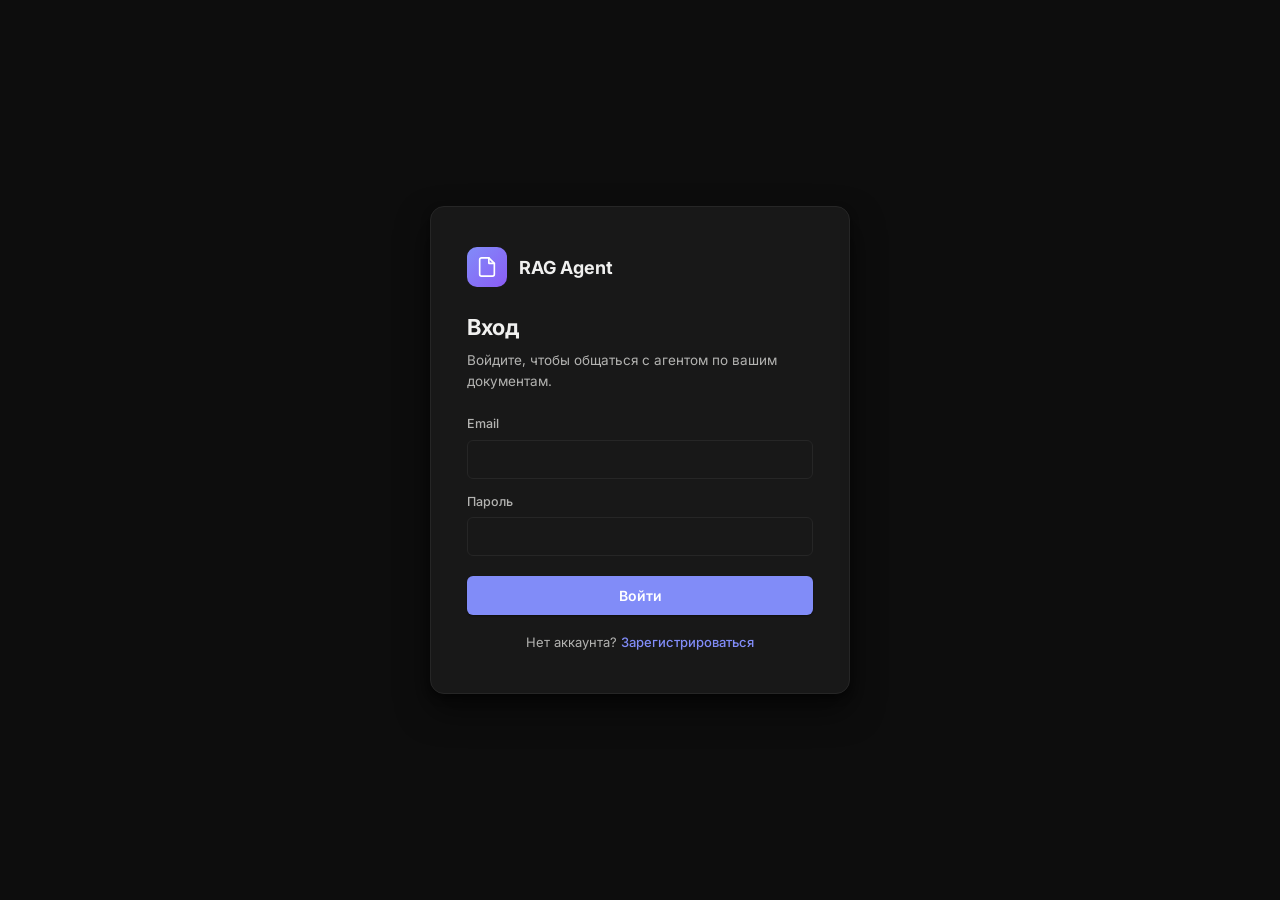
<file: static/login.html>
<!DOCTYPE html>
<html lang="ru">
<head>
    <meta charset="UTF-8">
    <meta name="viewport" content="width=device-width, initial-scale=1.0">
    <title>Вход — RAG Agent</title>
    <link rel="preconnect" href="https://fonts.googleapis.com">
    <link rel="preconnect" href="https://fonts.gstatic.com" crossorigin>
    <link href="https://fonts.googleapis.com/css2?family=Inter:wght@400;500;600;700&display=swap" rel="stylesheet">
    <script src="/static/theme.js"></script>
    <link rel="stylesheet" href="/static/auth.css">
</head>
<body>
    <div class="auth-page">
        <div class="auth-card">
            <div class="auth-logo">
                <div class="logo-icon">
                    <svg viewBox="0 0 24 24" fill="none" stroke="currentColor" stroke-width="1.8" stroke-linecap="round" stroke-linejoin="round"><path d="M14 2H6a2 2 0 0 0-2 2v16a2 2 0 0 0 2 2h12a2 2 0 0 0 2-2V8z"/><polyline points="14 2 14 8 20 8"/></svg>
                </div>
                <h1>RAG Agent</h1>
            </div>

            <h2>Вход</h2>
            <p class="subtitle">Войдите, чтобы общаться с агентом по вашим документам.</p>

            <div id="alert" class="alert error" style="display:none"></div>

            <form id="loginForm" autocomplete="on">
                <div class="field">
                    <label for="email">Email</label>
                    <input type="email" id="email" name="email" autocomplete="username" required spellcheck="false" autocapitalize="off">
                </div>
                <div class="field">
                    <label for="password">Пароль</label>
                    <input type="password" id="password" name="password" autocomplete="current-password" required minlength="1" maxlength="256">
                </div>
                <button type="submit" id="submitBtn" class="btn-primary btn-block">Войти</button>
            </form>

            <div class="auth-footer">
                <span>Нет аккаунта?</span> <a href="/register">Зарегистрироваться</a>
            </div>
        </div>
    </div>

    <script src="/static/auth.js"></script>
</body>
</html>
</file>
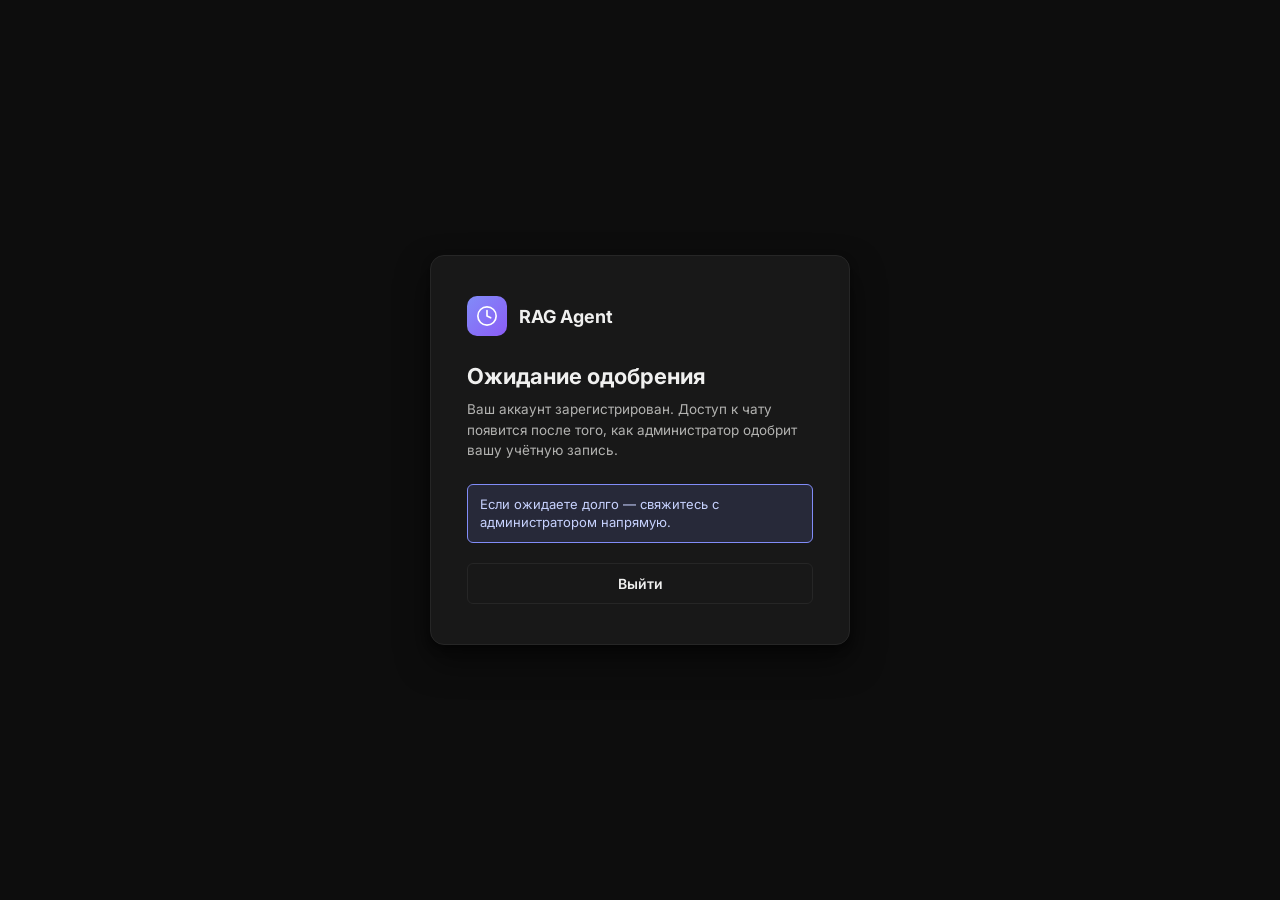
<file: static/pending.html>
<!DOCTYPE html>
<html lang="ru">
<head>
    <meta charset="UTF-8">
    <meta name="viewport" content="width=device-width, initial-scale=1.0">
    <title>Ожидание одобрения — RAG Agent</title>
    <link rel="preconnect" href="https://fonts.googleapis.com">
    <link rel="preconnect" href="https://fonts.gstatic.com" crossorigin>
    <link href="https://fonts.googleapis.com/css2?family=Inter:wght@400;500;600;700&display=swap" rel="stylesheet">
    <script src="/static/theme.js"></script>
    <link rel="stylesheet" href="/static/auth.css">
</head>
<body>
    <div class="auth-page">
        <div class="auth-card">
            <div class="auth-logo">
                <div class="logo-icon">
                    <svg viewBox="0 0 24 24" fill="none" stroke="currentColor" stroke-width="1.8" stroke-linecap="round" stroke-linejoin="round"><circle cx="12" cy="12" r="10"/><polyline points="12 6 12 12 16 14"/></svg>
                </div>
                <h1>RAG Agent</h1>
            </div>

            <h2>Ожидание одобрения</h2>
            <p class="subtitle">Ваш аккаунт зарегистрирован. Доступ к чату появится после того, как администратор одобрит вашу учётную запись.</p>

            <div class="alert info">
                Если ожидаете долго — свяжитесь с администратором напрямую.
            </div>

            <button id="logoutBtn" class="btn-secondary btn-block">Выйти</button>
        </div>
    </div>

    <script src="/static/auth.js"></script>
</body>
</html>
</file>
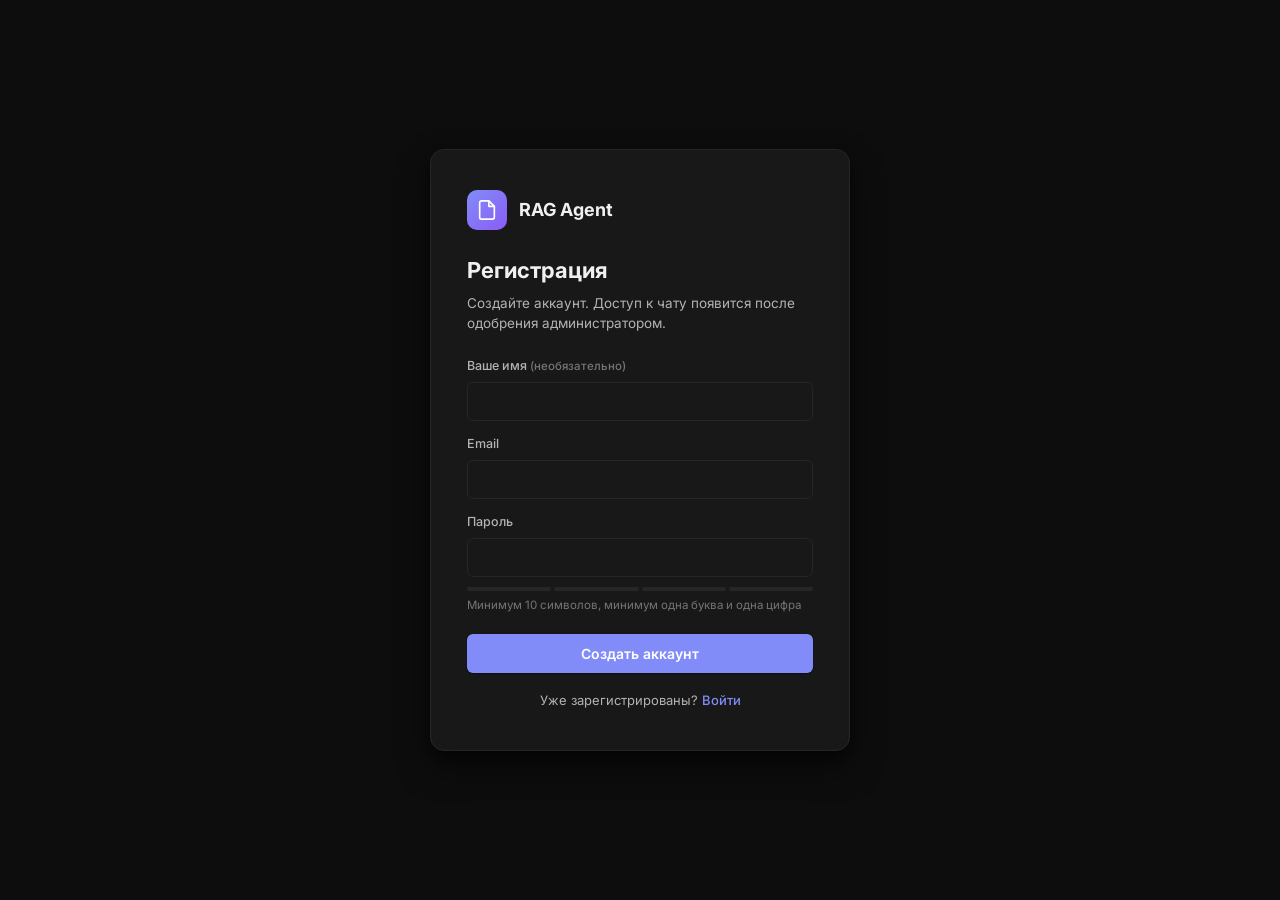
<file: static/register.html>
<!DOCTYPE html>
<html lang="ru">
<head>
    <meta charset="UTF-8">
    <meta name="viewport" content="width=device-width, initial-scale=1.0">
    <title>Регистрация — RAG Agent</title>
    <link rel="preconnect" href="https://fonts.googleapis.com">
    <link rel="preconnect" href="https://fonts.gstatic.com" crossorigin>
    <link href="https://fonts.googleapis.com/css2?family=Inter:wght@400;500;600;700&display=swap" rel="stylesheet">
    <script src="/static/theme.js"></script>
    <link rel="stylesheet" href="/static/auth.css">
</head>
<body>
    <div class="auth-page">
        <div class="auth-card">
            <div class="auth-logo">
                <div class="logo-icon">
                    <svg viewBox="0 0 24 24" fill="none" stroke="currentColor" stroke-width="1.8" stroke-linecap="round" stroke-linejoin="round"><path d="M14 2H6a2 2 0 0 0-2 2v16a2 2 0 0 0 2 2h12a2 2 0 0 0 2-2V8z"/><polyline points="14 2 14 8 20 8"/></svg>
                </div>
                <h1>RAG Agent</h1>
            </div>

            <h2>Регистрация</h2>
            <p class="subtitle">Создайте аккаунт. Доступ к чату появится после одобрения администратором.</p>

            <div id="alert" class="alert error" style="display:none"></div>

            <form id="registerForm" autocomplete="on">
                <div class="field">
                    <label for="display_name">Ваше имя <span class="field-hint">(необязательно)</span></label>
                    <input type="text" id="display_name" name="display_name" autocomplete="name" maxlength="120">
                </div>
                <div class="field">
                    <label for="email">Email</label>
                    <input type="email" id="email" name="email" autocomplete="username" required spellcheck="false" autocapitalize="off">
                </div>
                <div class="field">
                    <label for="password">Пароль</label>
                    <input type="password" id="password" name="password" autocomplete="new-password" required minlength="10" maxlength="256">
                    <div class="password-meter" id="meter"><span></span><span></span><span></span><span></span></div>
                    <div class="field-hint">Минимум 10 символов, минимум одна буква и одна цифра</div>
                </div>
                <button type="submit" id="submitBtn" class="btn-primary btn-block">Создать аккаунт</button>
            </form>

            <div class="auth-footer">
                <span>Уже зарегистрированы?</span> <a href="/login">Войти</a>
            </div>
        </div>
    </div>

    <script src="/static/auth.js"></script>
</body>
</html>
</file>
<file: static/auth.css>
/* Стили для login/register/pending/admin */
@import url("/static/style.css");

.auth-page {
    min-height: 100vh;
    display: flex;
    align-items: center;
    justify-content: center;
    background: var(--bg);
    padding: 24px;
}

.auth-card {
    background: var(--surface);
    border: 1px solid var(--border);
    border-radius: var(--radius-lg);
    padding: 40px 36px;
    width: 100%;
    max-width: 420px;
    box-shadow: var(--shadow-lg);
}

.auth-logo {
    display: flex;
    align-items: center;
    gap: 12px;
    margin-bottom: 24px;
}
.auth-logo .logo-icon {
    width: 40px;
    height: 40px;
    background: linear-gradient(135deg, var(--accent), #8b5cf6);
    color: #fff;
    border-radius: var(--radius);
    display: flex;
    align-items: center;
    justify-content: center;
}
.auth-logo .logo-icon svg { width: 22px; height: 22px; }
.auth-logo h1 {
    font-size: 18px;
    font-weight: 700;
}

.auth-card h2 {
    font-size: 22px;
    font-weight: 700;
    margin-bottom: 6px;
}
.auth-card .subtitle {
    color: var(--text-secondary);
    margin-bottom: 24px;
    line-height: 1.5;
    font-size: 13.5px;
}

.field {
    display: flex;
    flex-direction: column;
    gap: 6px;
    margin-bottom: 14px;
}
.field label {
    font-size: 12.5px;
    font-weight: 500;
    color: var(--text-secondary);
}
.field input {
    background: var(--surface);
    border: 1px solid var(--border);
    border-radius: var(--radius-sm);
    padding: 10px 12px;
    font-size: 14px;
    transition: border-color .15s, box-shadow .15s;
}
.field input:focus {
    outline: none;
    border-color: var(--accent);
    box-shadow: 0 0 0 3px var(--accent-soft);
}
.field-hint {
    font-size: 11.5px;
    color: var(--text-muted);
}

.password-meter {
    display: flex;
    gap: 3px;
    margin-top: 4px;
}
.password-meter span {
    flex: 1;
    height: 4px;
    border-radius: 2px;
    background: var(--border);
    transition: background .15s;
}
.password-meter.s1 span:nth-child(1) { background: var(--error); }
.password-meter.s2 span:nth-child(-n+2) { background: var(--warning); }
.password-meter.s3 span:nth-child(-n+3) { background: var(--accent); }
.password-meter.s4 span { background: var(--success); }

.btn-block {
    width: 100%;
    padding: 11px 16px;
    font-size: 14px;
    font-weight: 600;
    margin-top: 6px;
}

.alert {
    padding: 10px 12px;
    border-radius: var(--radius-sm);
    font-size: 13px;
    margin-bottom: 14px;
    line-height: 1.4;
}
.alert.error { background: var(--error-soft); color: var(--error); border: 1px solid var(--error); }
.alert.success { background: var(--success-soft); color: var(--success); border: 1px solid var(--success); }
.alert.warning { background: var(--warning-soft); color: var(--warning); border: 1px solid var(--warning); }
.alert.info { background: var(--accent-soft); color: var(--accent-strong); border: 1px solid var(--accent); }

.auth-footer {
    margin-top: 18px;
    text-align: center;
    font-size: 13px;
    color: var(--text-secondary);
}
.auth-footer a { color: var(--accent); text-decoration: none; font-weight: 500; }
.auth-footer a:hover { text-decoration: underline; }

/* Admin page */
.admin-shell {
    min-height: 100vh;
    background: var(--bg);
}
.admin-header {
    background: var(--surface);
    border-bottom: 1px solid var(--border);
    padding: 14px 24px;
    display: flex;
    align-items: center;
    justify-content: space-between;
}
.admin-header h1 { font-size: 16px; font-weight: 600; }
.admin-header-actions { display: flex; gap: 8px; align-items: center; }
.admin-content {
    padding: 24px;
    max-width: 1200px;
    margin: 0 auto;
}
.admin-tabs {
    display: flex;
    gap: 4px;
    margin-bottom: 16px;
    border-bottom: 1px solid var(--border);
}
.admin-tabs button {
    background: transparent;
    border: none;
    padding: 10px 14px;
    font-size: 13.5px;
    color: var(--text-secondary);
    cursor: pointer;
    border-bottom: 2px solid transparent;
    margin-bottom: -1px;
    font-weight: 500;
}
.admin-tabs button.active {
    color: var(--accent);
    border-bottom-color: var(--accent);
}

.users-table {
    width: 100%;
    border-collapse: collapse;
    background: var(--surface);
    border: 1px solid var(--border);
    border-radius: var(--radius);
    overflow: hidden;
}
.users-table th, .users-table td {
    padding: 12px 14px;
    text-align: left;
    border-bottom: 1px solid var(--border);
    font-size: 13px;
}
.users-table th {
    background: var(--surface-2);
    font-weight: 600;
    color: var(--text-secondary);
    font-size: 11.5px;
    text-transform: uppercase;
    letter-spacing: .05em;
}
.users-table tr:last-child td { border-bottom: none; }
.users-table tr:hover { background: var(--surface-2); }

.role-badge {
    display: inline-block;
    padding: 2px 8px;
    border-radius: 100px;
    font-size: 11px;
    font-weight: 600;
}
.role-badge.admin { background: var(--accent-soft); color: var(--accent-strong); }
.role-badge.user { background: var(--surface-2); color: var(--text-secondary); }

.status-pill {
    display: inline-flex;
    align-items: center;
    gap: 5px;
    padding: 3px 9px;
    border-radius: 100px;
    font-size: 11px;
    font-weight: 600;
}
.status-pill.active { background: var(--success-soft); color: var(--success); }
.status-pill.pending { background: var(--warning-soft); color: var(--warning); }
.status-pill.locked { background: var(--error-soft); color: var(--error); }

.btn-tiny {
    padding: 4px 10px;
    font-size: 12px;
    border-radius: 4px;
}

.actions-cell {
    display: flex;
    gap: 4px;
    flex-wrap: wrap;
}

.audit-list {
    background: var(--surface);
    border: 1px solid var(--border);
    border-radius: var(--radius);
    overflow: hidden;
}
.audit-row {
    padding: 10px 14px;
    border-bottom: 1px solid var(--border);
    display: grid;
    grid-template-columns: 140px 120px 1fr 200px;
    gap: 12px;
    font-size: 12.5px;
    align-items: center;
}
.audit-row:last-child { border-bottom: none; }
.audit-row .audit-event {
    font-weight: 600;
    font-family: var(--font-mono);
    font-size: 11.5px;
    color: var(--accent-strong);
}
.audit-row .audit-time { color: var(--text-muted); font-size: 11.5px; }

/* ===== DB browser ===== */
.db-toolbar {
    margin-bottom: 12px;
}
.db-tables {
    display: flex;
    flex-wrap: wrap;
    gap: 6px;
}
.db-table-btn {
    background: var(--surface);
    border: 1px solid var(--border);
    padding: 8px 14px;
    border-radius: var(--radius-sm);
    cursor: pointer;
    font-size: 13px;
    color: var(--text);
    display: flex;
    align-items: center;
    gap: 8px;
    transition: all .12s;
}
.db-table-btn:hover {
    background: var(--surface-hover);
    border-color: var(--border-strong);
}
.db-table-btn.active {
    background: var(--accent-soft);
    border-color: var(--accent);
    color: var(--accent-strong);
}
.db-table-btn .db-table-name {
    font-weight: 500;
    font-family: var(--font-mono);
}
.db-table-btn .db-table-count {
    background: var(--surface-2);
    border: 1px solid var(--border);
    padding: 1px 7px;
    border-radius: 100px;
    font-size: 11px;
    font-weight: 600;
    color: var(--text-secondary);
}
.db-table-btn.active .db-table-count {
    background: var(--surface);
    border-color: var(--accent);
    color: var(--accent);
}
.db-meta {
    padding: 10px 12px;
    background: var(--surface);
    border: 1px solid var(--border);
    border-radius: var(--radius-sm);
    font-size: 13px;
    color: var(--text);
    margin-bottom: 12px;
}
.db-table-wrap {
    overflow-x: auto;
    border: 1px solid var(--border);
    border-radius: var(--radius);
    background: var(--surface);
}
.db-table {
    width: 100%;
    border-collapse: collapse;
    font-size: 12.5px;
    font-family: var(--font-mono);
}
.db-table th, .db-table td {
    padding: 8px 12px;
    text-align: left;
    border-bottom: 1px solid var(--border);
    white-space: nowrap;
    max-width: 360px;
    overflow: hidden;
    text-overflow: ellipsis;
}
.db-table th {
    background: var(--surface-2);
    font-weight: 600;
    color: var(--text-secondary);
    text-transform: lowercase;
    letter-spacing: .02em;
    position: sticky;
    top: 0;
    z-index: 1;
}
.db-table tr:hover td {
    background: var(--surface-hover);
}
.db-null {
    color: var(--text-muted);
    font-style: italic;
}
.db-pagination {
    margin-top: 12px;
    display: flex;
    align-items: center;
    gap: 12px;
    justify-content: center;
}
.db-pagination span {
    font-size: 12px;
    color: var(--text-secondary);
    font-family: var(--font-mono);
}
</file>
